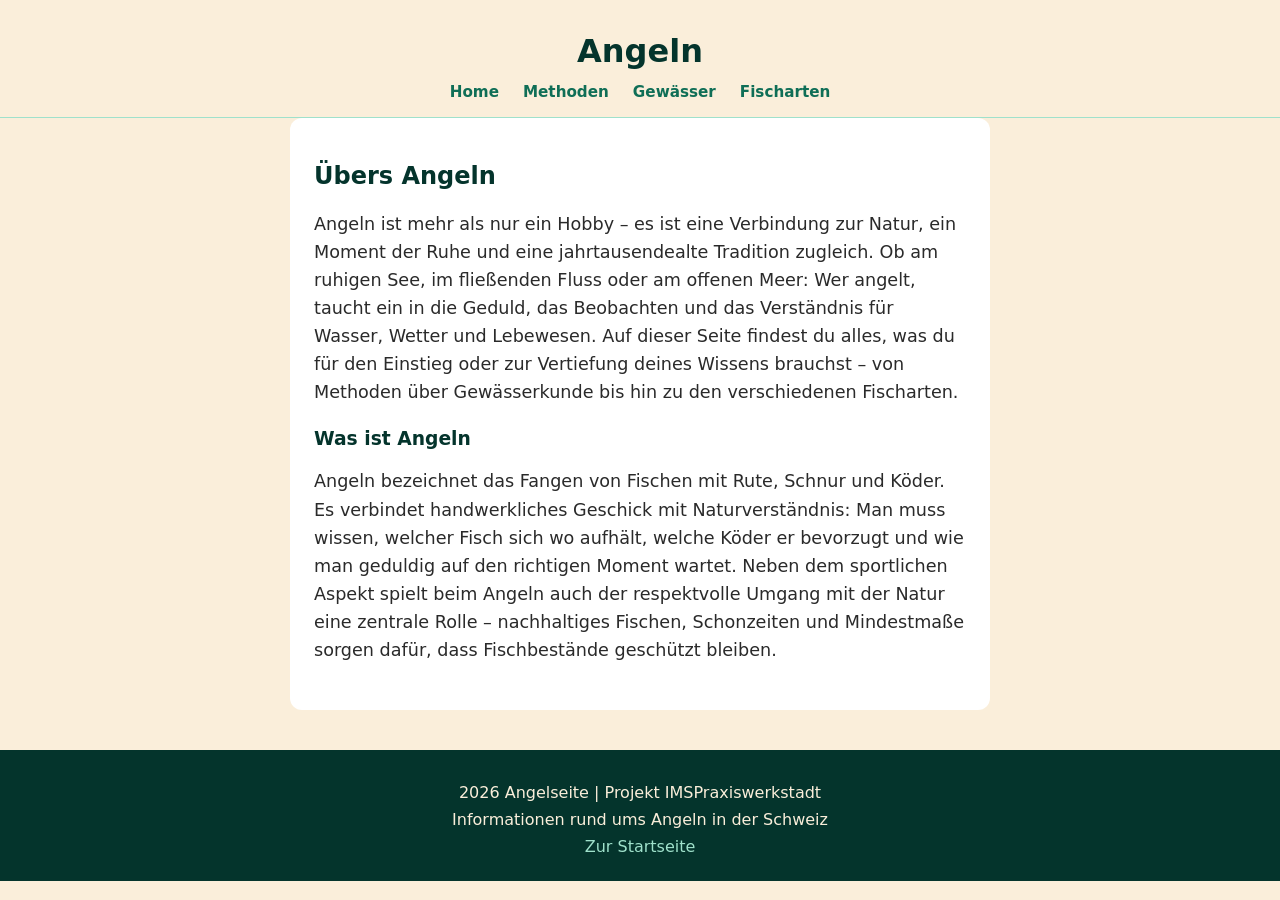
<file: index.html>
<!DOCTYPE html>
<html lang="de">
<head>
    <meta charset="UTF-8">
    <meta name="viewport" content="width=device-width, initial-scale=1.0">
    <title>Angelseite</title>
    <link rel="stylesheet" href="style.css">
    
</head>
<body>
    <header>    
        <h1>Angeln</h1>
        <nav>
            <a href="index.html">Home</a>
            <a href="methoden.html">Methoden</a>
            <a href="gewässer.html">Gewässer</a>
            <a href="fischarten.html">Fischarten</a>
            
            
            

        </nav>
    </header>
       
    <main>
        <h2>Übers Angeln</h2>
        <p> Angeln ist mehr als nur ein Hobby 
            – es ist eine Verbindung zur Natur, 
            ein Moment der Ruhe und eine jahrtausendealte Tradition zugleich.
             Ob am ruhigen See, im fließenden Fluss oder am offenen Meer: Wer angelt,
              taucht ein in die Geduld, das Beobachten und das Verständnis für Wasser, 
              Wetter und Lebewesen. Auf dieser Seite findest du alles,
               was du für den Einstieg oder zur Vertiefung deines Wissens brauchst – 
               von Methoden über Gewässerkunde bis hin zu den verschiedenen Fischarten.</p>
    <section>
        <h3>Was ist Angeln</h3>
        <p>Angeln bezeichnet das Fangen von Fischen mit Rute, Schnur und Köder. 
            Es verbindet handwerkliches Geschick mit Naturverständnis: 
            Man muss wissen, welcher Fisch sich wo aufhält, welche Köder er bevorzugt und wie man geduldig auf den richtigen Moment wartet. 
            Neben dem sportlichen Aspekt spielt beim Angeln auch der respektvolle Umgang mit der Natur eine zentrale Rolle – 
            nachhaltiges Fischen, Schonzeiten und Mindestmaße sorgen dafür, dass Fischbestände geschützt bleiben.</p>
    </section>
        <h3> </h3>



    </main>





    <footer>

    <p> 2026 Angelseite | Projekt IMSPraxiswerkstadt </p>
    <p>Informationen rund ums Angeln in der Schweiz</p>
    <a href="index.html">Zur Startseite</a>


    </footer>
</body>
</html>
</file>
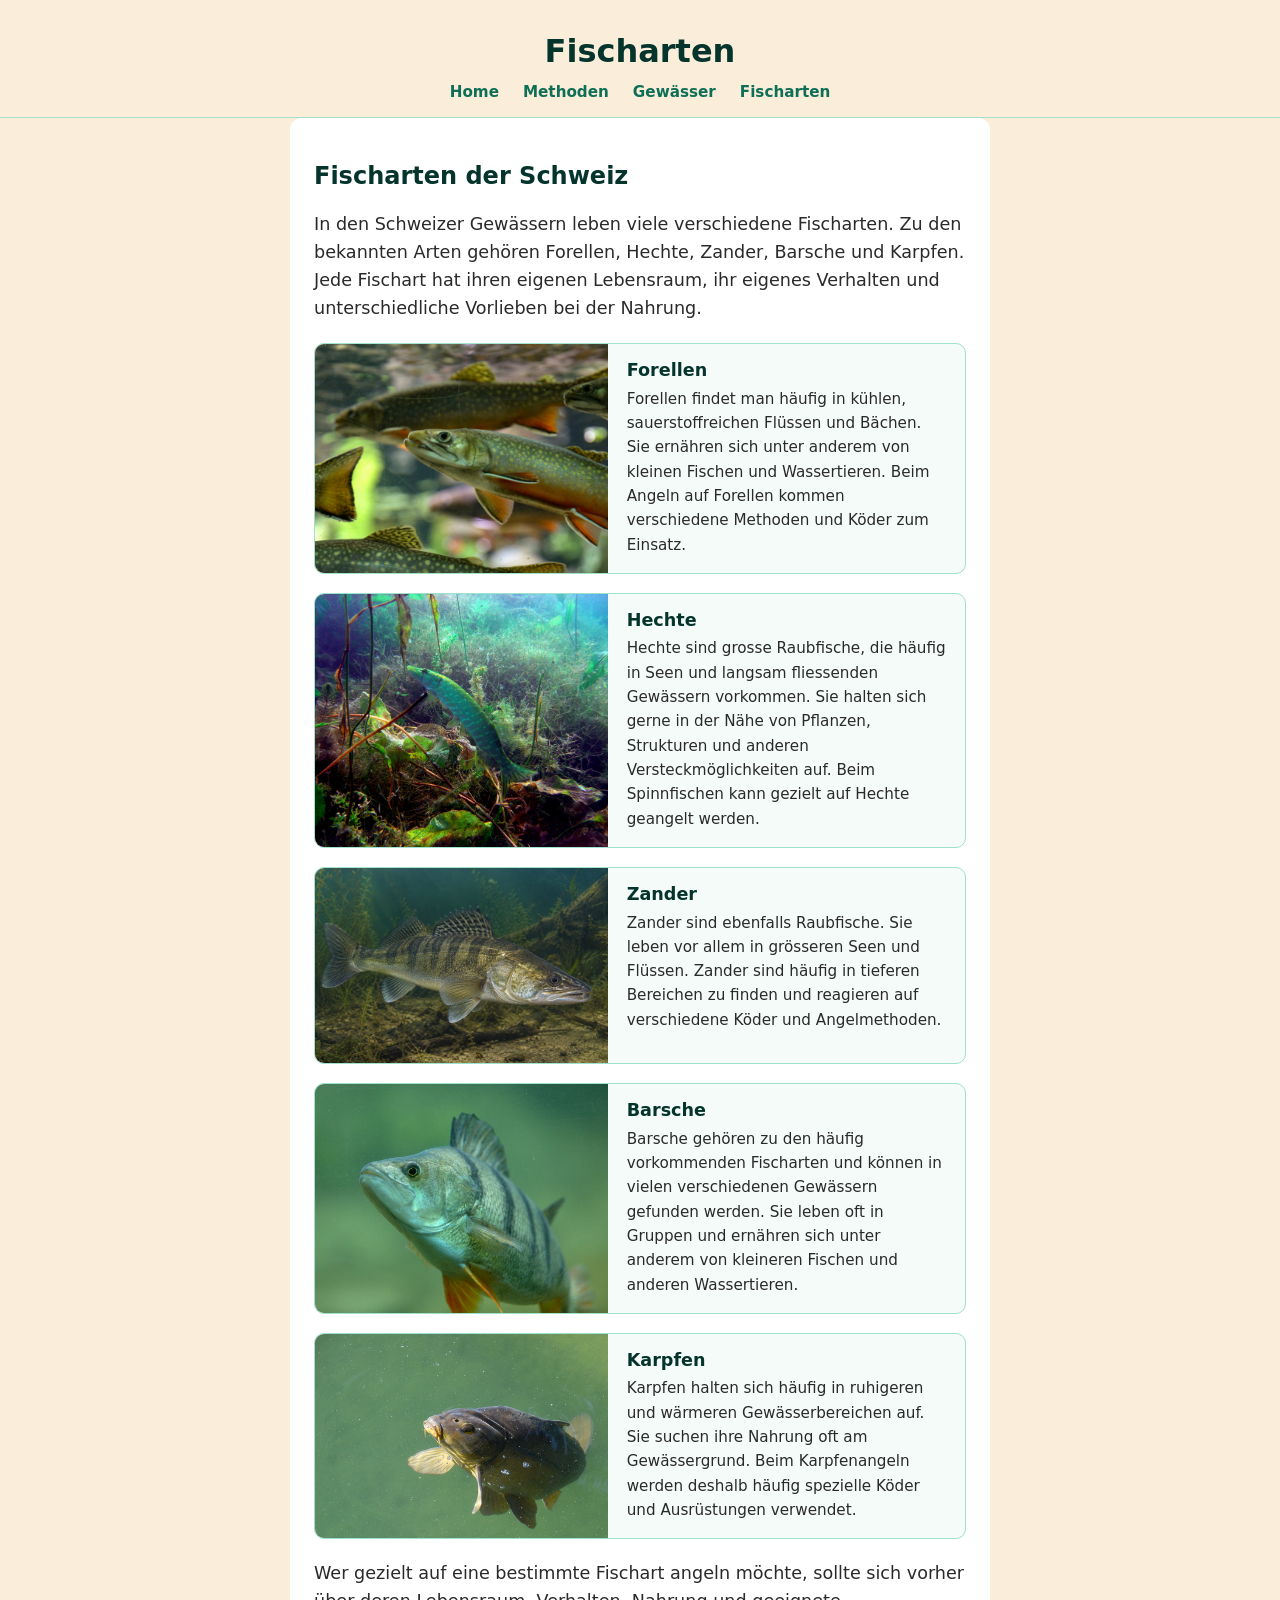
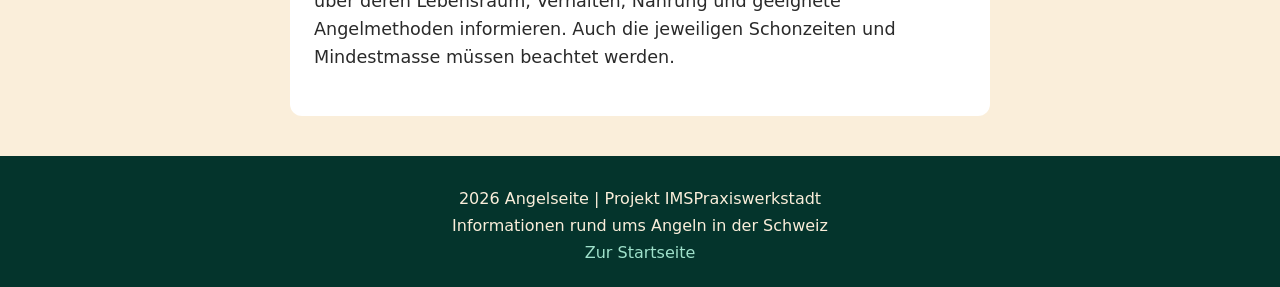
<file: fischarten.html>
<!DOCTYPE html>
<html lang="de">
<head>
    <meta charset="UTF-8">
    <meta name="viewport" content="width=device-width, initial-scale=1.0">
    <title>Fischarten</title>
    <link rel="stylesheet" href="style.css">
</head>
<body>
        <header>    
        <h1>Fischarten</h1>
        <nav>
            <a href="index.html">Home</a>
            <a href="methoden.html">Methoden</a>
            <a href="gewässer.html">Gewässer</a>
            <a href="fischarten.html">Fischarten</a>
            

        </nav>
    </header>



    <main>
        <h2>Fischarten der Schweiz</h2>
        <section>
            <h3></h3>
            <p>In den Schweizer Gewässern leben viele verschiedene Fischarten. 
                Zu den bekannten Arten gehören Forellen, Hechte, Zander, Barsche und Karpfen.
                 Jede Fischart hat ihren eigenen Lebensraum, ihr eigenes Verhalten und unterschiedliche Vorlieben bei der Nahrung.</p>
        </section>
        
       
        <section>
            
            <div class="fisch-eintrag">
    <img src="bilder/forelle.jpg" alt="Forelle">
    <div class="fisch-eintrag-text">
        <h3>Forellen</h3>
                    <p>Forellen findet man häufig in kühlen, sauerstoffreichen Flüssen und Bächen.
                 Sie ernähren sich unter anderem von kleinen Fischen und Wassertieren.
                  Beim Angeln auf Forellen kommen verschiedene Methoden und Köder zum Einsatz.</p>
    </div>
</div>
            

    <section>
        <div class="fisch-eintrag">
            <img src="bilder/pike.jpg" alt="Hecht">
            <div class="fisch-eintrag-text">
                <h3>Hechte</h3>
                <p>Hechte sind grosse Raubfische, die häufig in Seen und langsam fliessenden Gewässern vorkommen. Sie halten sich gerne in der Nähe von Pflanzen, Strukturen und anderen Versteckmöglichkeiten auf. Beim Spinnfischen kann gezielt auf Hechte geangelt werden.</p>
            </div>
        </div>
    </section>

    <section>
        <div class="fisch-eintrag">
            <img src="bilder/zander.png" alt="Zander">
            <div class="fisch-eintrag-text">
                <h3>Zander</h3>
                <p>Zander sind ebenfalls Raubfische. Sie leben vor allem in grösseren Seen und Flüssen. Zander sind häufig in tieferen Bereichen zu finden und reagieren auf verschiedene Köder und Angelmethoden.</p>
            </div>
        </div>
    </section>

    <section>
        <div class="fisch-eintrag">
            <img src="bilder/barsch.jpg" alt="Barsch">
            <div class="fisch-eintrag-text">
                <h3>Barsche</h3>
                <p>Barsche gehören zu den häufig vorkommenden Fischarten und können in vielen verschiedenen Gewässern gefunden werden. Sie leben oft in Gruppen und ernähren sich unter anderem von kleineren Fischen und anderen Wassertieren.</p>
            </div>
        </div>
    </section>

    <section>
        <div class="fisch-eintrag">
            <img src="bilder/karpfen.jpg" alt="Karpfen">
            <div class="fisch-eintrag-text">
                <h3>Karpfen</h3>
                <p>Karpfen halten sich häufig in ruhigeren und wärmeren Gewässerbereichen auf. Sie suchen ihre Nahrung oft am Gewässergrund. Beim Karpfenangeln werden deshalb häufig spezielle Köder und Ausrüstungen verwendet.</p>
            </div>
        </div>
    </section>

    <p>Wer gezielt auf eine bestimmte Fischart angeln möchte, sollte sich vorher über deren Lebensraum, Verhalten, Nahrung und geeignete Angelmethoden informieren. Auch die jeweiligen Schonzeiten und Mindestmasse müssen beachtet werden.</p>

    </main>
        <footer>

    <p> 2026 Angelseite | Projekt IMSPraxiswerkstadt </p>
    <p>Informationen rund ums Angeln in der Schweiz</p>
    <a href="index.html">Zur Startseite</a>


    </footer>
</body>
</html>
</file>
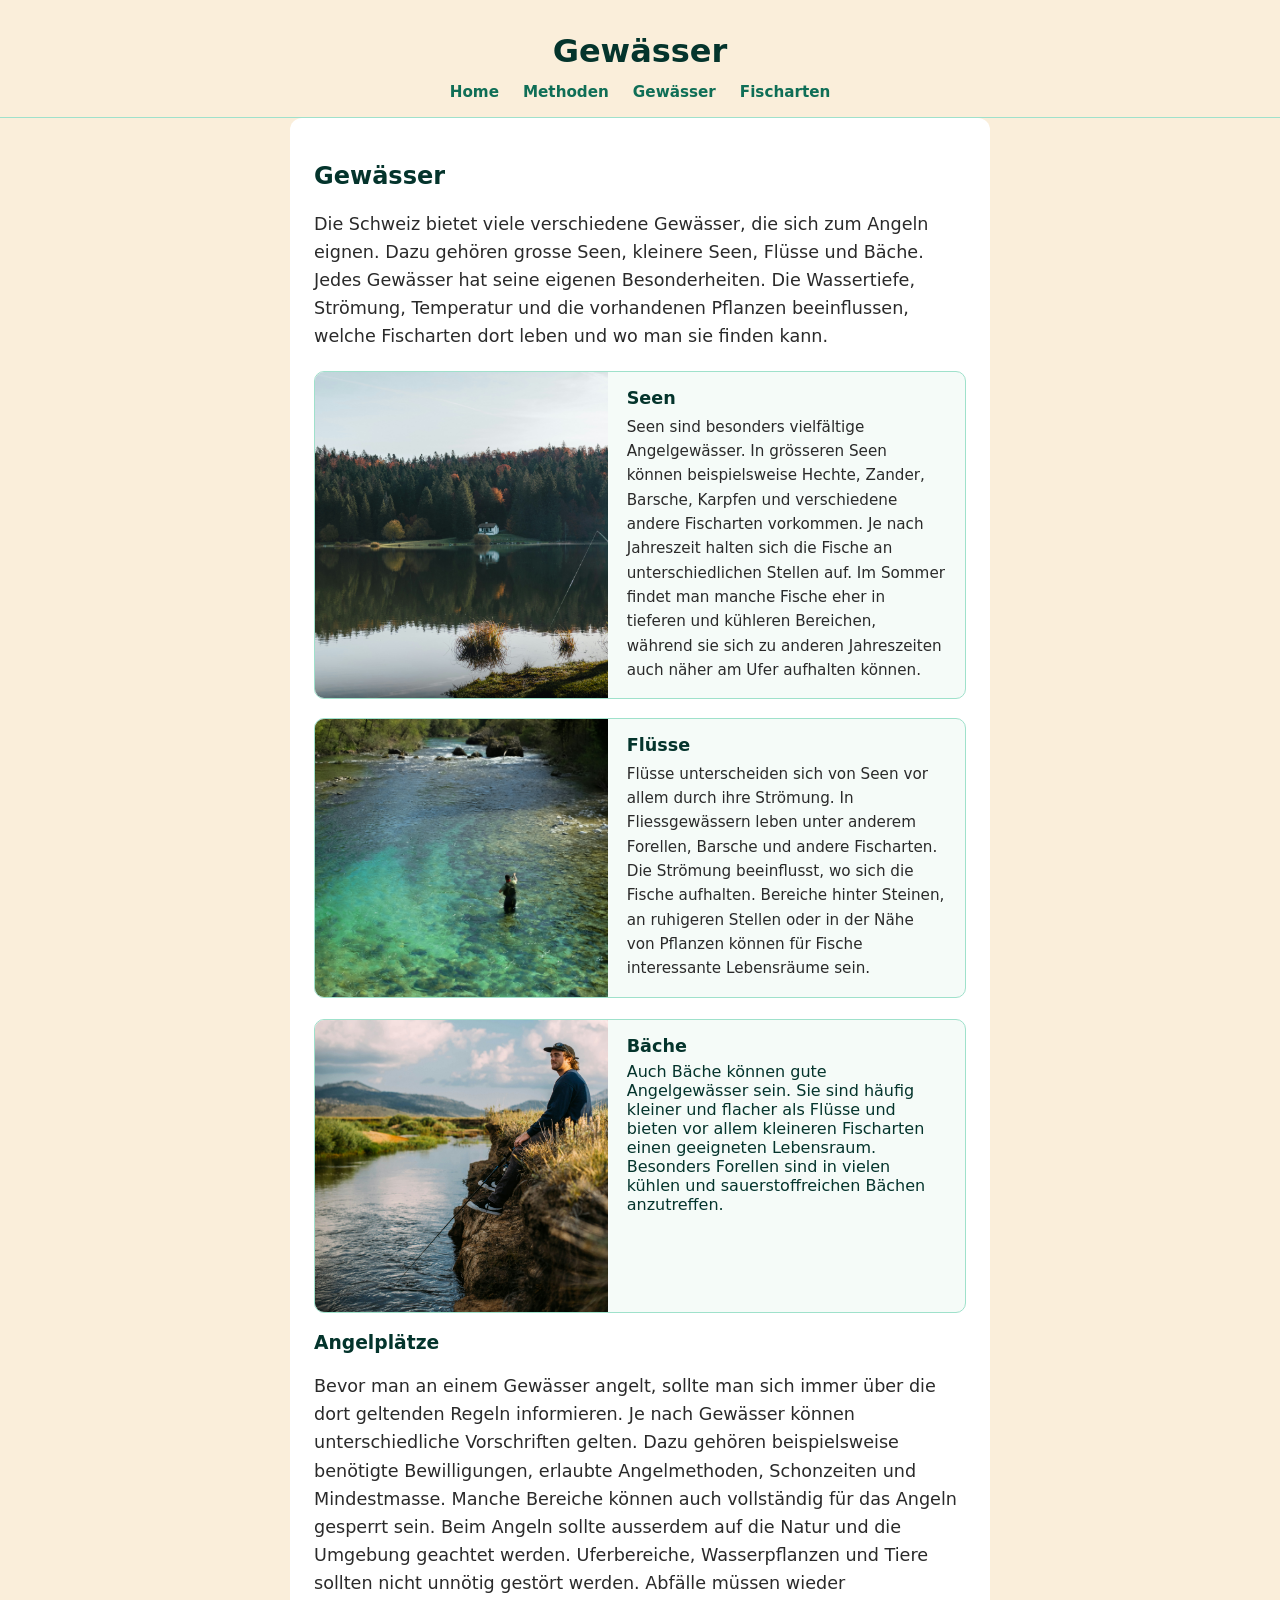
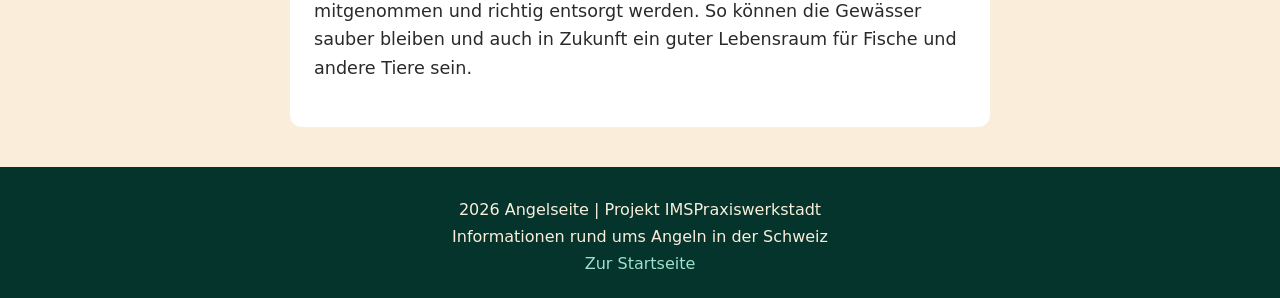
<file: gewässer.html>
<!DOCTYPE html>
<html lang="de">
<head>
    <meta charset="UTF-8">
    <meta name="viewport" content="width=device-width, initial-scale=1.0">
    <title>Gewässer</title>
    <link rel="stylesheet" href="style.css">
</head>
<body>
    <header>    
        <h1>Gewässer</h1>
        <nav>
            <a href="index.html">Home</a>
            <a href="methoden.html">Methoden</a>
            <a href="gewässer.html">Gewässer</a>
            <a href="fischarten.html">Fischarten</a>
            

        </nav>
    </header>
    <main>
        <section class="text-block">
        <h2>Gewässer</h2>
        
            <p>
             Die Schweiz bietet viele verschiedene Gewässer,
            die sich zum Angeln eignen. Dazu gehören grosse Seen,
            kleinere Seen, Flüsse und Bäche.
            Jedes Gewässer hat seine eigenen Besonderheiten.
            Die Wassertiefe, Strömung,
            Temperatur und die vorhandenen Pflanzen beeinflussen,
             welche Fischarten dort leben und wo man sie finden kann.
            </p>
        </section>
        
        <section>
            
    <div class="fisch-eintrag">
    <img src="bilder/See.jpg" alt="See">
    <div class="fisch-eintrag-text">
        <h3>Seen</h3>
            <p>
                Seen sind besonders vielfältige Angelgewässer. 
                In grösseren Seen können beispielsweise Hechte, 
                Zander, Barsche, Karpfen und verschiedene andere Fischarten vorkommen.
                 Je nach Jahreszeit halten sich die Fische an unterschiedlichen Stellen auf.
                  Im Sommer findet man manche Fische eher in tieferen und kühleren Bereichen,
                   während sie sich zu anderen Jahreszeiten auch näher am Ufer aufhalten können.
            </p>
        </section>
        
        <section>
            
    <div class="fisch-eintrag">
    <img src="bilder/pika-zvan-wir2hP-BZVk-unsplash.jpg" alt="Fluss">
    <div class="fisch-eintrag-text">
        <h3>Flüsse</h3>
            <p>
                Flüsse unterscheiden sich von Seen vor allem durch ihre Strömung. 
                In Fliessgewässern leben unter anderem Forellen, Barsche und andere Fischarten. 
                Die Strömung beeinflusst, wo sich die Fische aufhalten. Bereiche hinter Steinen,
                 an ruhigeren Stellen oder in der Nähe von Pflanzen können für Fische interessante 
                 Lebensräume sein.
            </p>
        </section>

        <section>
            <p>
            
                
    <div class="fisch-eintrag">
    <img src="bilder/robson-hatsukami-morgan-C1_taKn8hJE-unsplash.jpg" alt="Bach">
    <div class="fisch-eintrag-text">
            <h3>Bäche</h3>
                Auch Bäche können gute Angelgewässer sein. 
                Sie sind häufig kleiner und flacher als 
                Flüsse und bieten vor allem kleineren Fischarten einen geeigneten Lebensraum. 
                Besonders Forellen sind in vielen kühlen und sauerstoffreichen Bächen anzutreffen.
            </p>
        </section>

        <section>
            <h3> Angelplätze</h3>
            <p>
                Bevor man an einem Gewässer angelt, 
                sollte man sich immer über die dort geltenden Regeln informieren. 
                Je nach Gewässer können unterschiedliche Vorschriften gelten. 
                Dazu gehören beispielsweise benötigte Bewilligungen, 
                erlaubte Angelmethoden, Schonzeiten und Mindestmasse. 
                Manche Bereiche können auch vollständig für das Angeln gesperrt sein.
                Beim Angeln sollte ausserdem auf die Natur und die Umgebung geachtet werden. 
                Uferbereiche, Wasserpflanzen und Tiere sollten nicht unnötig gestört werden. 
                Abfälle müssen wieder mitgenommen und richtig entsorgt werden. 
                So können die Gewässer sauber bleiben und auch in Zukunft ein guter Lebensraum für Fische und andere Tiere sein.

            </p>
        </section>
    </main>
    <footer>

    <p> 2026 Angelseite | Projekt IMSPraxiswerkstadt </p>
    <p>Informationen rund ums Angeln in der Schweiz</p>
    <a href="index.html">Zur Startseite</a>


    </footer>



</body>
</html>
</file>
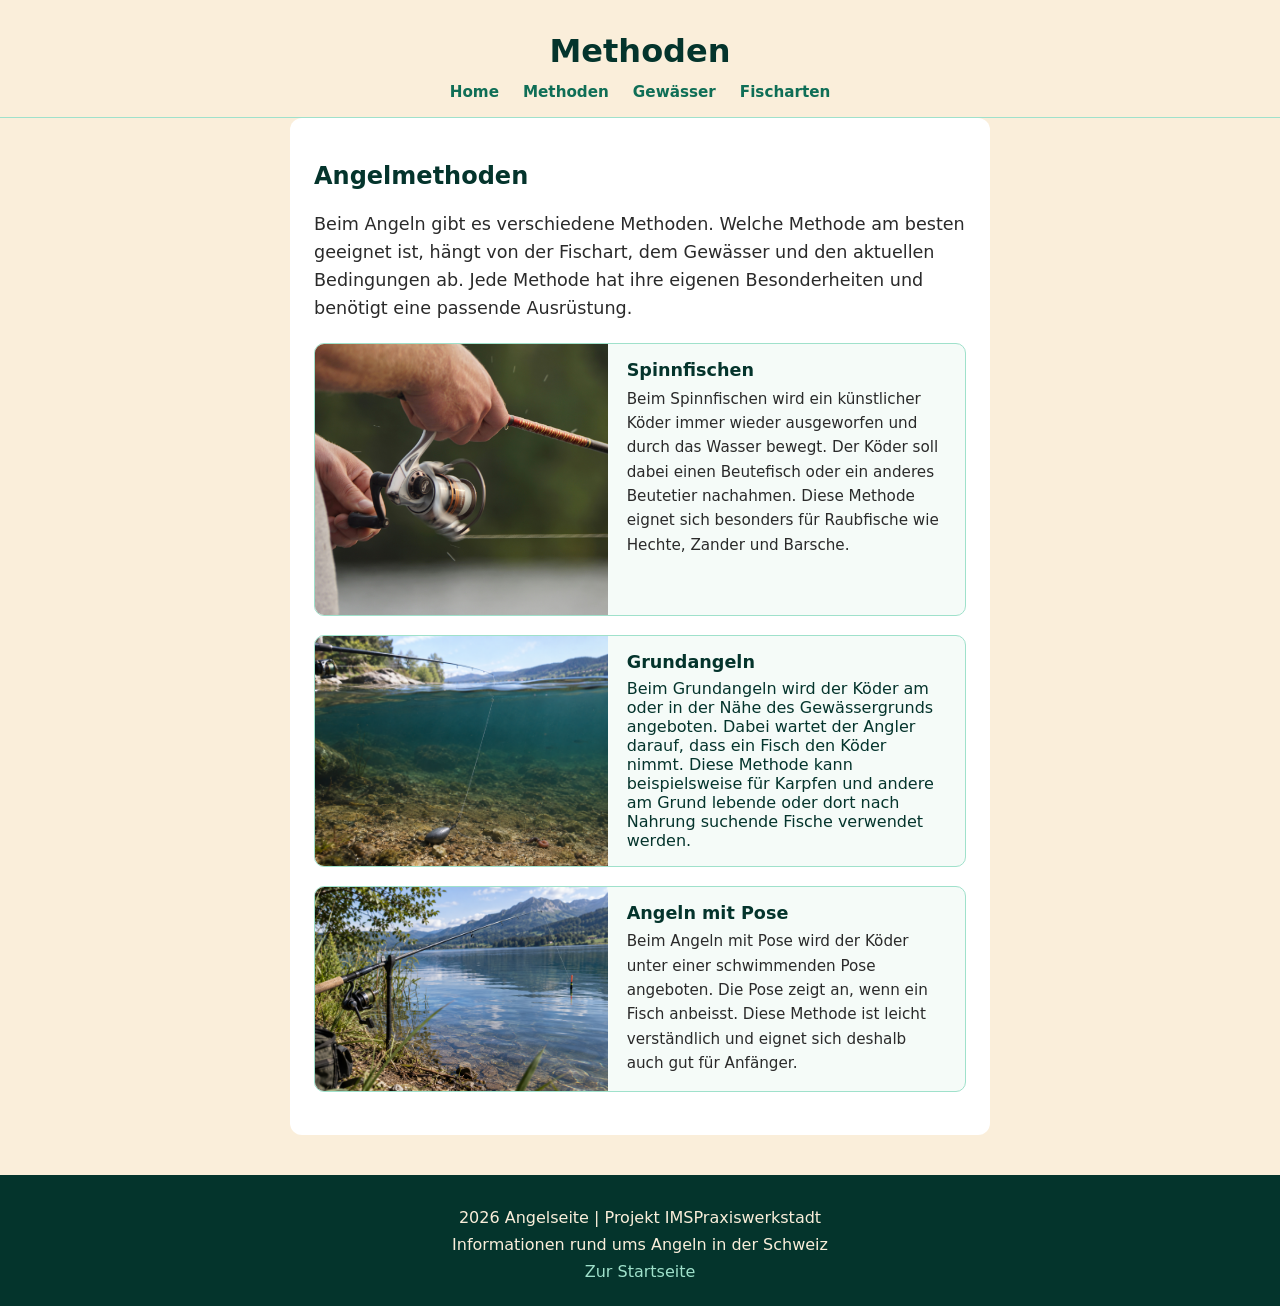
<file: methoden.html>
<!DOCTYPE html>
<html lang="de">
<head>
    <meta charset="UTF-8">
    <meta name="viewport" content="width=device-width, initial-scale=1.0">
    <title>Methoden</title>
    <link rel="stylesheet" href="style.css">
</head>
<body>
        <header>    
        <h1>Methoden</h1>
        <nav>    
            <a href="index.html">Home</a>
            <a href="methoden.html">Methoden</a>
            <a href="gewässer.html">Gewässer</a>
            <a href="fischarten.html">Fischarten</a>

        </nav>
    </header>


    <main>

        <h2>Angelmethoden</h2>
        <p>Beim Angeln gibt es verschiedene Methoden.
             Welche Methode am besten geeignet ist, hängt von der Fischart, dem Gewässer und den aktuellen Bedingungen ab.
              Jede Methode hat ihre eigenen Besonderheiten und benötigt eine passende Ausrüstung.</p>
        <section>
           
                        <div class="fisch-eintrag">
    <img src="bilder/zab-consulting-b_uZ6-Wrqvs-unsplash.jpg" alt="Spinnfischen">
    <div class="fisch-eintrag-text">
         <h3>Spinnfischen</h3>
            <p>Beim Spinnfischen wird ein künstlicher Köder immer wieder ausgeworfen und durch das Wasser bewegt. 
                Der Köder soll dabei einen Beutefisch oder ein anderes Beutetier nachahmen. 
                Diese Methode eignet sich besonders für Raubfische wie Hechte, Zander und Barsche.</p>
        </section>

        <section>
<div class="fisch-eintrag">
    <img src="bilder/Angeln unter und über Wasser.png" alt="Grundangeln">
    <div class="fisch-eintrag-text">
            <h3>Grundangeln</h3>
            Beim Grundangeln wird der Köder am oder in der Nähe des Gewässergrunds angeboten. 
            Dabei wartet der Angler darauf, dass ein Fisch den Köder nimmt. 
            Diese Methode kann beispielsweise für Karpfen und andere am Grund lebende oder dort nach Nahrung suchende Fische verwendet werden.
    
        </section>


        <section>

            
            <div class="fisch-eintrag">
    <img src="bilder/Angeln am Bergsee geschniegelt.png" alt="Angeln mit Pose">
    <div class="fisch-eintrag-text">
        <h3> Angeln mit Pose</h3>
            <p>Beim Angeln mit Pose wird der Köder unter einer schwimmenden Pose angeboten. 
                Die Pose zeigt an, wenn ein Fisch anbeisst.
                 Diese Methode ist leicht verständlich und eignet sich deshalb auch gut für Anfänger.</p>
        </section>

    </main>
    <footer>

    <p> 2026 Angelseite | Projekt IMSPraxiswerkstadt </p>
    <p>Informationen rund ums Angeln in der Schweiz</p>
    <a href="index.html">Zur Startseite</a>


    </footer>

    
</body>
</html>
</file>
<file: style.css>
:root {
    --tiefsee: #04342C;
    --seegruen: #0F6E56;
    --flachwasser: #9FE1CB;
    --sandufer: #FAEEDA;
    --koeder: #D85A30;
}

* {
    box-sizing: border-box;
}

body {
    font-family: system-ui, sans-serif;
    color: var(--tiefsee);
    background: var(--sandufer);
    margin: 0;
}

.wrapper {
    max-width: 900px;
    margin: 0 auto;
    padding: 0 1.5rem;
}

header {
    text-align: center;
    padding: 2rem 0 1rem;
    border-bottom: 1px solid var(--flachwasser);
}

header h1 {
    color: var(--tiefsee);
    font-size: 2rem;
    margin: 0 0 0.8rem;
}

nav {
    display: flex;
    justify-content: center;
    flex-wrap: wrap;
    gap: 1.5rem;
}

nav a {
    color: var(--seegruen);
    text-decoration: none;
    font-weight: 600;
    font-size: 0.95rem;
}

nav a:hover {
    color: var(--koeder);
}

.layout {
    display: grid;
    grid-template-columns: minmax(0, 1fr) 260px;
    gap: 2rem;
    padding: 2rem 0;
    align-items: start;
}

main {
    min-width: 0;
    max-width: 700px;
    width: 100%;
    margin: 0 auto;
    background: #fff;
    border-radius: 12px;
    padding: 1.5rem;
}

main p {
    line-height: 1.6;
    font-size: 1.1rem;
    color: #2a2a2a;
    margin-bottom: 1.2em;
}

/* Fischeinträge */
.fisch-eintrag {
    display: flex;
    gap: 0;
    background: #F5FBF8;
    border: 1px solid var(--flachwasser);
    border-radius: 10px;
    overflow: hidden;
    margin-bottom: 1.2rem;
    align-items: stretch;
}

.fisch-eintrag img {
    width: 45%;
    max-width: 45%;
    flex-shrink: 0;
    height: auto;
    min-height: 180px;
    object-fit: cover;
    display: block;
    margin: 0;
}

.fisch-eintrag-text {
    flex: 1;
    min-width: 0;
    padding: 1rem 1.2rem;
}

.fisch-eintrag-text h3 {
    font-size: 1.1rem;
    color: var(--tiefsee);
    margin: 0 0 0.4rem;
}

.fisch-eintrag-text p {
    font-size: 0.95rem;
    color: #2a2a2a;
    line-height: 1.6;
    margin: 0;
}

aside {
    background: var(--sandufer);
    border-radius: 8px;
    padding: 1.2rem;
    height: fit-content;
}

aside h2 {
    color: var(--tiefsee);
    font-size: 1.1rem;
    margin: 0 0 0.6rem;
}

aside p {
    color: var(--seegruen);
    font-size: 0.9rem;
    line-height: 1.6;
}

/* Bilder */
img {
    max-width: 100%;
}

/* Smartphones */
@media (max-width: 700px) {
    .wrapper {
        padding: 0 1rem;
    }

    .layout {
        grid-template-columns: 1fr;
        gap: 1rem;
        padding: 1rem 0;
    }

    main {
        max-width: 100%;
        padding: 1.2rem;
    }

    .fisch-eintrag {
        flex-direction: column;
        gap: 0;
        align-items: stretch;
    }

    .fisch-eintrag img {
        width: 100%;
        max-width: 100%;
        height: 200px;
        min-height: 0;
    }

    .fisch-eintrag-text {
        padding: 1rem;
    }

    nav {
        gap: 0.8rem 1rem;
    }
}
footer {
    background-color: var(--tiefsee);
    color: var(--sandufer);
    text-align: center;
    padding: 25px;
    margin-top: 40px;
}

footer p {
    margin: 8px 0;
}

footer a {
    color: var(--flachwasser);
    text-decoration: none;
}

footer a:hover {
    text-decoration: underline;
}
</file>
